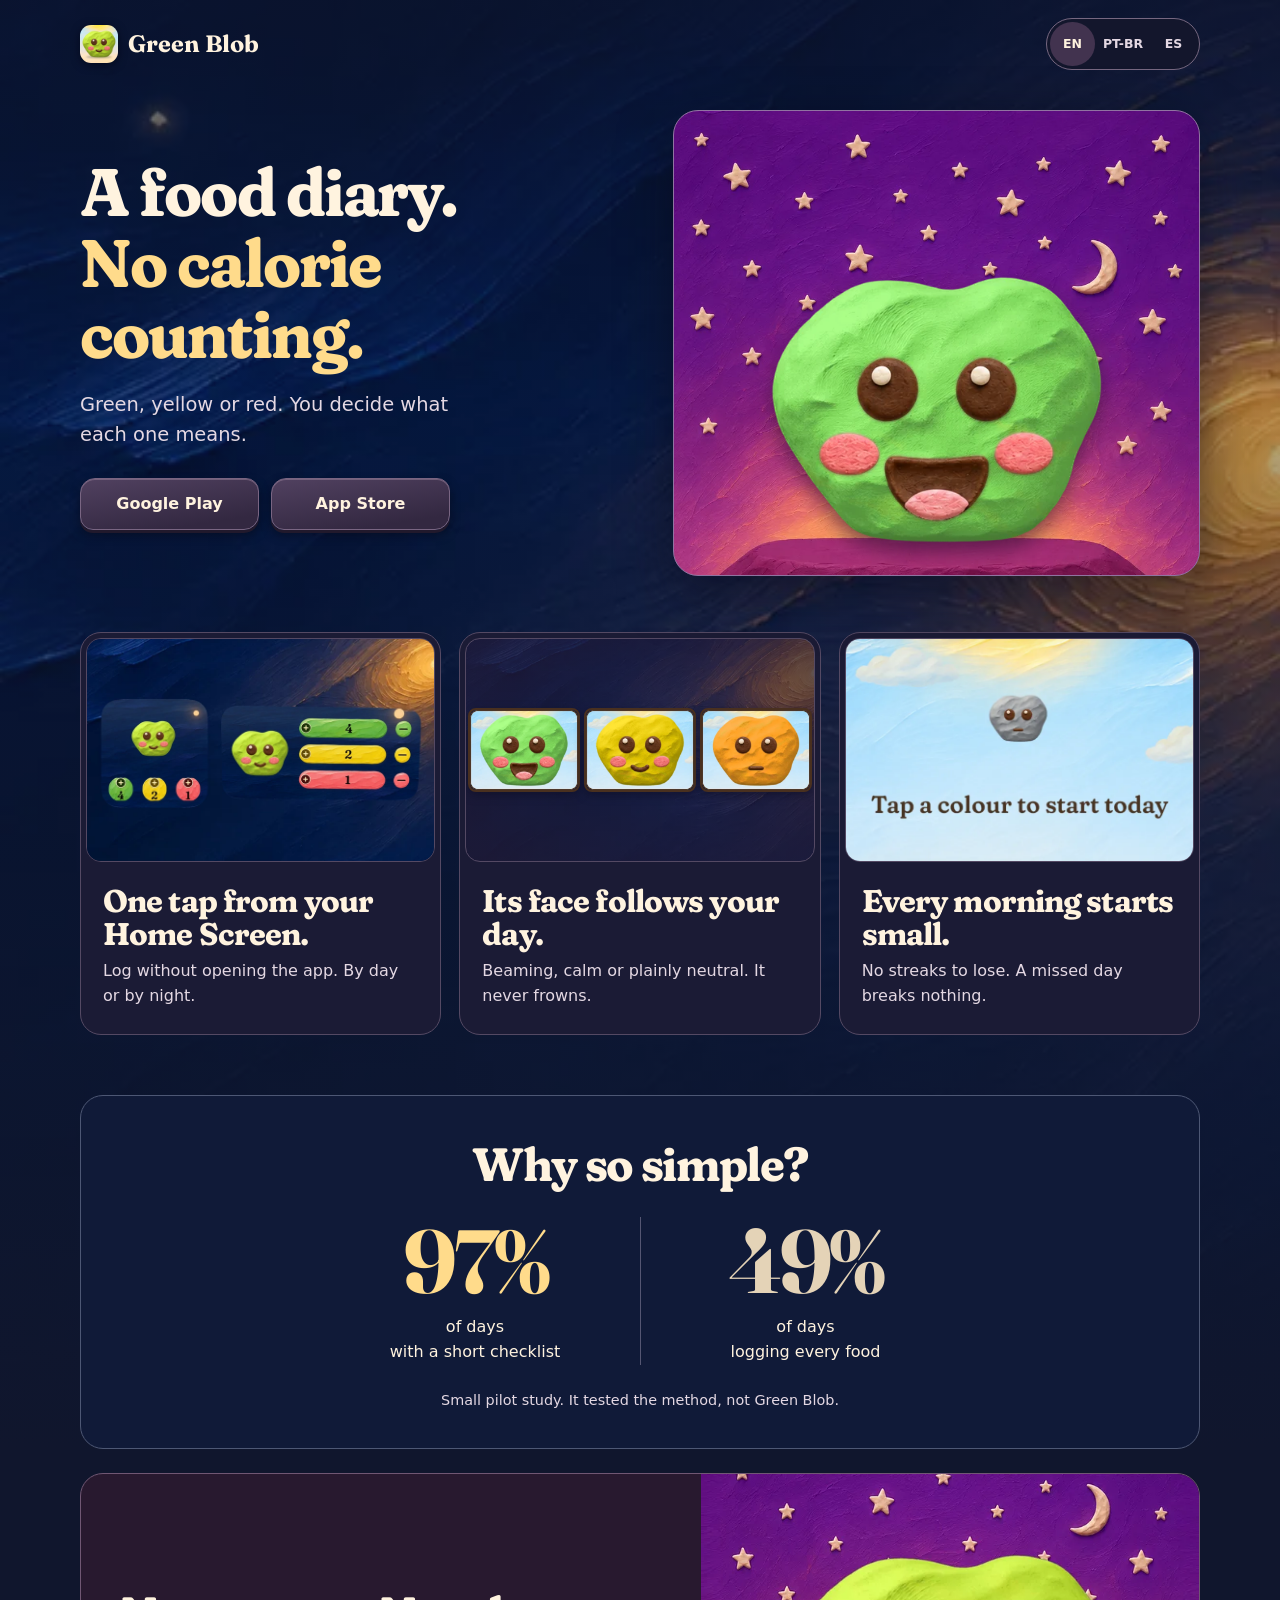
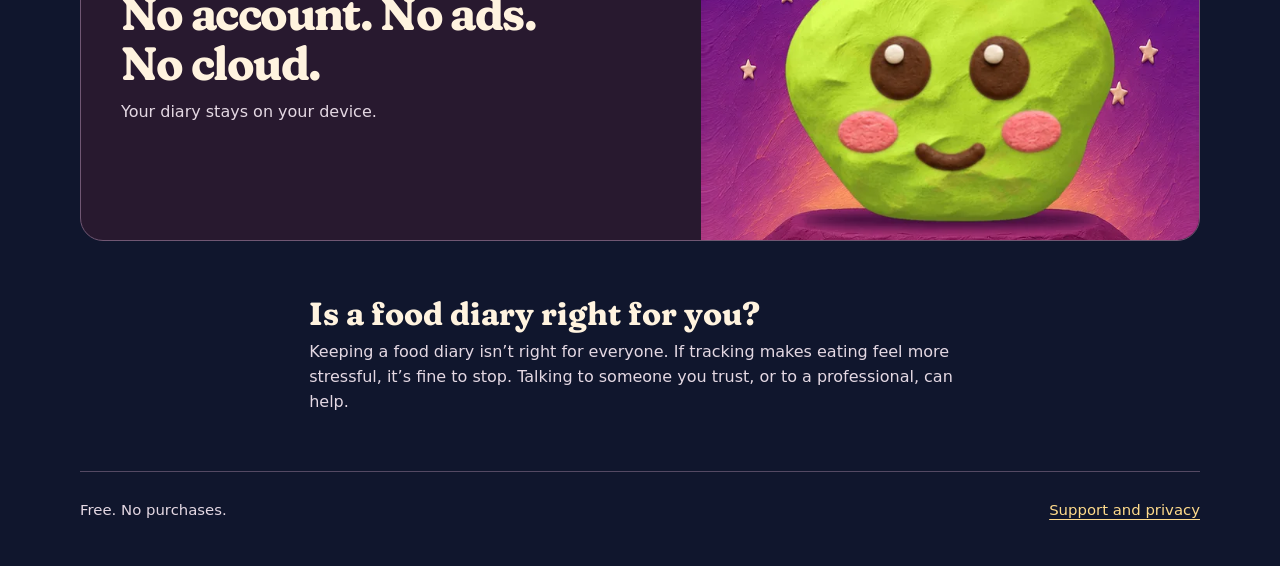
<file: index.html>
<!doctype html>
<html lang="en">
<head>
  <meta charset="utf-8">
  <meta name="viewport" content="width=device-width, initial-scale=1">
  <meta name="referrer" content="no-referrer">
  <meta http-equiv="Content-Security-Policy" content="default-src 'none'; img-src 'self' file:; style-src 'self' file:; font-src 'self' file:; script-src 'sha256-MCh0ktdC26t/RYdXaxCtiKWn7UQpT9gcxXB4SCseP8E='; base-uri 'none'; form-action 'none'">
  <meta name="theme-color" content="#10162d">
  <title>Green Blob: a one-tap food diary with no calorie counting</title>
  <meta name="description" content="A food diary. No calorie counting. Green, yellow or red. You decide what each one means.">
  <link rel="icon" type="image/png" href="./assets/icon.png">
  <link rel="stylesheet" href="./assets/site.css">
  <link rel="alternate" hreflang="en" href="https://s0673468.github.io/green-blob/index.html">
  <link rel="alternate" hreflang="pt-BR" href="https://s0673468.github.io/green-blob/pt-br/index.html">
  <link rel="alternate" hreflang="es-419" href="https://s0673468.github.io/green-blob/es/index.html">
  <link rel="alternate" hreflang="x-default" href="https://s0673468.github.io/green-blob/index.html">
  <link rel="canonical" href="https://s0673468.github.io/green-blob/index.html">
  <meta property="og:type" content="website">
  <meta property="og:site_name" content="Green Blob">
  <meta property="og:locale" content="en_US">
  <meta property="og:title" content="Green Blob: a one-tap food diary with no calorie counting">
  <meta property="og:description" content="A food diary. No calorie counting. Green, yellow or red. You decide what each one means.">
  <meta property="og:image" content="https://s0673468.github.io/green-blob/assets/social.jpg">
  <meta property="og:image:type" content="image/jpeg">
  <meta property="og:image:width" content="1200">
  <meta property="og:image:height" content="630">
  <meta property="og:image:alt" content="A food diary. No calorie counting.">
  <meta name="twitter:card" content="summary_large_image">
  <meta name="twitter:title" content="Green Blob: a one-tap food diary with no calorie counting">
  <meta name="twitter:description" content="A food diary. No calorie counting. Green, yellow or red. You decide what each one means.">
  <meta name="twitter:image" content="https://s0673468.github.io/green-blob/assets/social.jpg">
  <meta name="twitter:image:alt" content="A food diary. No calorie counting.">
</head>
<body>
  <header class="masthead shell">
    <p class="brand"><img src="./assets/icon.png" width="96" height="96" alt="">Green Blob</p>
    <nav class="languages" aria-label="Language">
      <a href="./index.html" hreflang="en" lang="en" aria-label="English" aria-current="page">EN</a>
      <a href="./pt-br/index.html" hreflang="pt-BR" lang="pt-BR" aria-label="Português (Brasil)">PT-BR</a>
      <a href="./es/index.html" hreflang="es-419" lang="es-419" aria-label="Español">ES</a>
    </nav>
  </header>
  <main class="shell">
    <section class="hero">
      <div class="hero-copy">
        <h1><span>A food diary.</span> <span>No calorie counting.</span></h1>
        <p>Green, yellow or red. You decide what each one means.</p>
        <div class="stores">
          <a class="store" href="https://play.google.com/store/apps/details?id=com.german.foodblob" rel="noreferrer">Google Play</a>
          <a class="store" href="https://apps.apple.com/app/id6796639165" rel="noreferrer" data-apple>App Store</a>
        </div>
      </div>
      <div class="hero-art"><img src="./assets/hero.webp" width="441" height="363" alt=""></div>
    </section>
    <div class="features">
      <section class="feature">
        <div class="feature-art"><img src="./assets/widget.webp" width="720" height="472" alt="" loading="lazy"></div>
        <div class="feature-copy">
          <h2>One tap from your Home Screen.</h2>
          <p>Log without opening the app. By day or by night.</p>
        </div>
      </section>
      <section class="feature">
        <div class="feature-art feature-faces">
          <img src="./assets/face-beaming.webp" width="360" height="265" alt="" loading="lazy">
          <img src="./assets/face-calm.webp" width="360" height="265" alt="" loading="lazy">
          <img src="./assets/face-neutral.webp" width="360" height="265" alt="" loading="lazy">
        </div>
        <div class="feature-copy">
          <h2>Its face follows your day.</h2>
          <p>Beaming, calm or plainly neutral. It never frowns.</p>
        </div>
      </section>
      <section class="feature">
        <div class="feature-art"><img src="./assets/morning-en-US.webp" width="720" height="461" alt="" loading="lazy"></div>
        <div class="feature-copy">
          <h2>Every morning starts small.</h2>
          <p>No streaks to lose. A missed day breaks nothing.</p>
        </div>
      </section>
    </div>
    <section class="study">
      <h2>Why so simple?</h2>
      <div class="figures">
        <p class="figure"><strong>97%</strong>
          <span>of days<br>with a short checklist</span></p>
        <p class="figure"><strong>49%</strong>
          <span>of days<br>logging every food</span></p>
      </div>
      <p class="footnote">Small pilot study. It tested the method, not <span class="keep">Green Blob</span>.</p>
    </section>
    <section class="privacy">
      <div class="privacy-copy">
        <h2><span>No account.</span> <span>No ads.</span> <span>No cloud.</span></h2>
        <p>Your diary stays on your device.</p>
      </div>
      <img src="./assets/privacy.webp" width="640" height="471" alt="" loading="lazy">
    </section>
    <section class="note">
      <h2>Is a food diary right <span class="keep">for you?</span></h2>
      <p>Keeping a food diary isn’t right for everyone. If tracking makes eating feel more stressful, it’s fine to stop. Talking to someone you trust, or to a professional, can help.</p>
    </section>
  </main>
  <footer class="footer shell">
    <p>Free. No purchases.</p>
    <a href="https://food-blob-support.s0673468.chatgpt.site/#support" rel="noreferrer">Support and privacy</a>
  </footer>
  <script>(() => {
  const touchMac = navigator.platform === 'MacIntel' && navigator.maxTouchPoints > 1;
  if (/iPhone|iPad|iPod/i.test(navigator.userAgent) || touchMac) {
    const stores = document.querySelector('.stores');
    stores.prepend(stores.querySelector('[data-apple]'));
  }
})();</script>
</body>
</html>
</file>
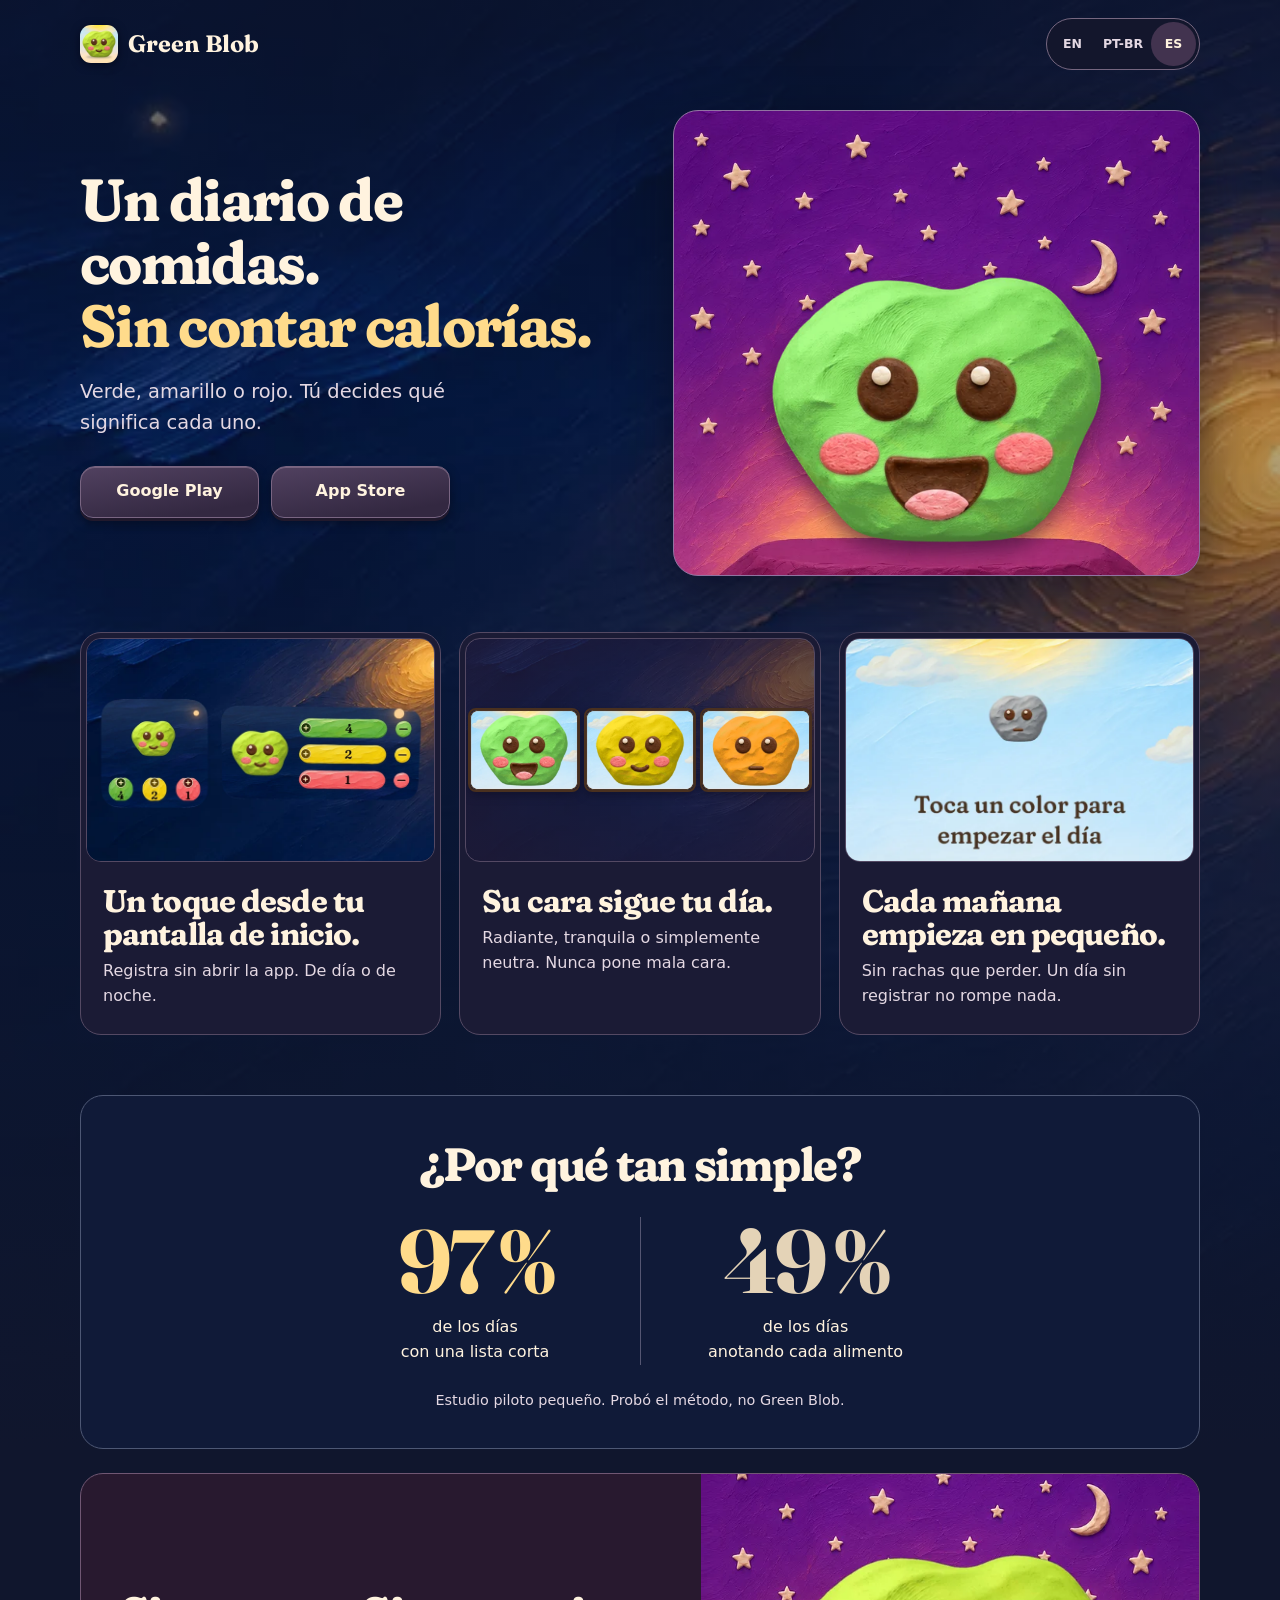
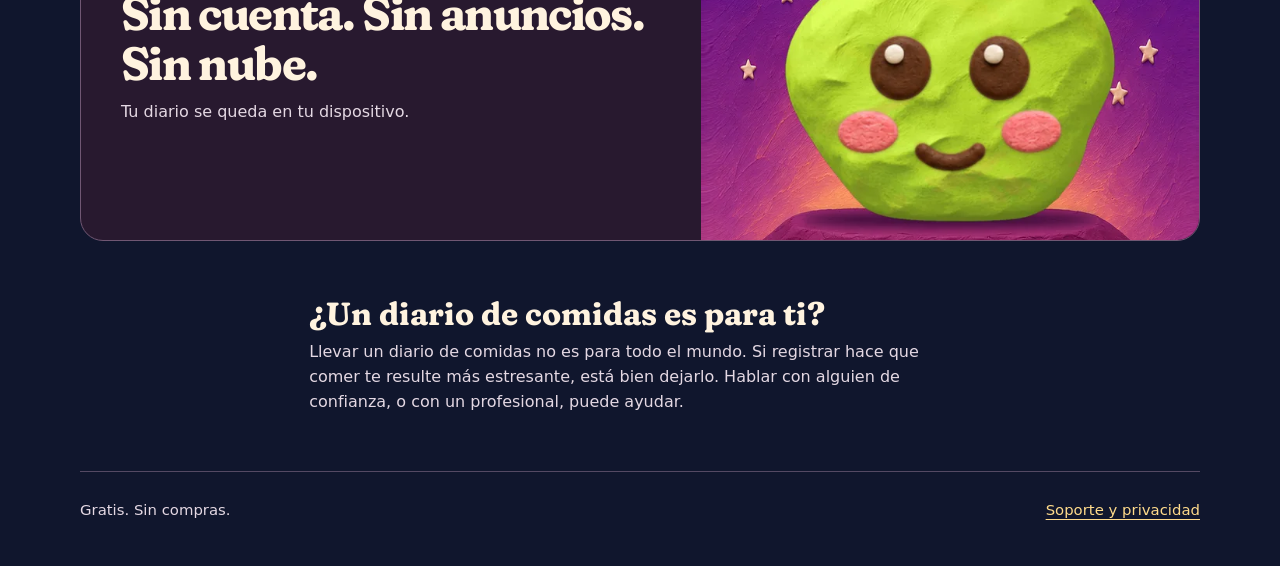
<file: es/index.html>
<!doctype html>
<html lang="es-419">
<head>
  <meta charset="utf-8">
  <meta name="viewport" content="width=device-width, initial-scale=1">
  <meta name="referrer" content="no-referrer">
  <meta http-equiv="Content-Security-Policy" content="default-src 'none'; img-src 'self' file:; style-src 'self' file:; font-src 'self' file:; script-src 'sha256-MCh0ktdC26t/RYdXaxCtiKWn7UQpT9gcxXB4SCseP8E='; base-uri 'none'; form-action 'none'">
  <meta name="theme-color" content="#10162d">
  <title>Green Blob: un diario de comidas de un toque, sin contar calorías</title>
  <meta name="description" content="Un diario de comidas. Sin contar calorías. Verde, amarillo o rojo. Tú decides qué significa cada uno.">
  <link rel="icon" type="image/png" href="../assets/icon.png">
  <link rel="stylesheet" href="../assets/site.css">
  <link rel="alternate" hreflang="en" href="https://s0673468.github.io/green-blob/index.html">
  <link rel="alternate" hreflang="pt-BR" href="https://s0673468.github.io/green-blob/pt-br/index.html">
  <link rel="alternate" hreflang="es-419" href="https://s0673468.github.io/green-blob/es/index.html">
  <link rel="alternate" hreflang="x-default" href="https://s0673468.github.io/green-blob/index.html">
  <link rel="canonical" href="https://s0673468.github.io/green-blob/es/index.html">
  <meta property="og:type" content="website">
  <meta property="og:site_name" content="Green Blob">
  <meta property="og:locale" content="es_MX">
  <meta property="og:title" content="Green Blob: un diario de comidas de un toque, sin contar calorías">
  <meta property="og:description" content="Un diario de comidas. Sin contar calorías. Verde, amarillo o rojo. Tú decides qué significa cada uno.">
  <meta property="og:image" content="https://s0673468.github.io/green-blob/assets/social.jpg">
  <meta property="og:image:type" content="image/jpeg">
  <meta property="og:image:width" content="1200">
  <meta property="og:image:height" content="630">
  <meta property="og:image:alt" content="A food diary. No calorie counting.">
  <meta name="twitter:card" content="summary_large_image">
  <meta name="twitter:title" content="Green Blob: un diario de comidas de un toque, sin contar calorías">
  <meta name="twitter:description" content="Un diario de comidas. Sin contar calorías. Verde, amarillo o rojo. Tú decides qué significa cada uno.">
  <meta name="twitter:image" content="https://s0673468.github.io/green-blob/assets/social.jpg">
  <meta name="twitter:image:alt" content="A food diary. No calorie counting.">
</head>
<body>
  <header class="masthead shell">
    <p class="brand"><img src="../assets/icon.png" width="96" height="96" alt="">Green Blob</p>
    <nav class="languages" aria-label="Idioma">
      <a href="../index.html" hreflang="en" lang="en" aria-label="English">EN</a>
      <a href="../pt-br/index.html" hreflang="pt-BR" lang="pt-BR" aria-label="Português (Brasil)">PT-BR</a>
      <a href="../es/index.html" hreflang="es-419" lang="es-419" aria-label="Español" aria-current="page">ES</a>
    </nav>
  </header>
  <main class="shell">
    <section class="hero">
      <div class="hero-copy">
        <h1><span>Un diario de comidas.</span> <span>Sin contar calorías.</span></h1>
        <p>Verde, amarillo o rojo. Tú decides qué significa cada uno.</p>
        <div class="stores">
          <a class="store" href="https://play.google.com/store/apps/details?id=com.german.foodblob" rel="noreferrer">Google Play</a>
          <a class="store" href="https://apps.apple.com/app/id6796639165" rel="noreferrer" data-apple>App Store</a>
        </div>
      </div>
      <div class="hero-art"><img src="../assets/hero.webp" width="441" height="363" alt=""></div>
    </section>
    <div class="features">
      <section class="feature">
        <div class="feature-art"><img src="../assets/widget.webp" width="720" height="472" alt="" loading="lazy"></div>
        <div class="feature-copy">
          <h2>Un toque desde tu pantalla de inicio.</h2>
          <p>Registra sin abrir la app. De día o de noche.</p>
        </div>
      </section>
      <section class="feature">
        <div class="feature-art feature-faces">
          <img src="../assets/face-beaming.webp" width="360" height="265" alt="" loading="lazy">
          <img src="../assets/face-calm.webp" width="360" height="265" alt="" loading="lazy">
          <img src="../assets/face-neutral.webp" width="360" height="265" alt="" loading="lazy">
        </div>
        <div class="feature-copy">
          <h2>Su cara sigue tu día.</h2>
          <p>Radiante, tranquila o simplemente neutra. Nunca pone mala cara.</p>
        </div>
      </section>
      <section class="feature">
        <div class="feature-art"><img src="../assets/morning-es-419.webp" width="720" height="461" alt="" loading="lazy"></div>
        <div class="feature-copy">
          <h2>Cada mañana empieza en pequeño.</h2>
          <p>Sin rachas que perder. Un día sin registrar no rompe nada.</p>
        </div>
      </section>
    </div>
    <section class="study">
      <h2>¿Por qué tan simple?</h2>
      <div class="figures">
        <p class="figure"><strong>97 %</strong>
          <span>de los días<br>con una lista corta</span></p>
        <p class="figure"><strong>49 %</strong>
          <span>de los días<br>anotando cada alimento</span></p>
      </div>
      <p class="footnote">Estudio piloto pequeño. Probó el método, no <span class="keep">Green Blob</span>.</p>
    </section>
    <section class="privacy">
      <div class="privacy-copy">
        <h2><span>Sin cuenta.</span> <span>Sin anuncios.</span> <span>Sin nube.</span></h2>
        <p>Tu diario se queda en tu dispositivo.</p>
      </div>
      <img src="../assets/privacy.webp" width="640" height="471" alt="" loading="lazy">
    </section>
    <section class="note">
      <h2>¿Un diario de comidas es <span class="keep">para ti?</span></h2>
      <p>Llevar un diario de comidas no es para todo el mundo. Si registrar hace que comer te resulte más estresante, está bien dejarlo. Hablar con alguien de confianza, o con un profesional, puede ayudar.</p>
    </section>
  </main>
  <footer class="footer shell">
    <p>Gratis. Sin compras.</p>
    <a href="https://food-blob-support.s0673468.chatgpt.site/#support" rel="noreferrer">Soporte y privacidad</a>
  </footer>
  <script>(() => {
  const touchMac = navigator.platform === 'MacIntel' && navigator.maxTouchPoints > 1;
  if (/iPhone|iPad|iPod/i.test(navigator.userAgent) || touchMac) {
    const stores = document.querySelector('.stores');
    stores.prepend(stores.querySelector('[data-apple]'));
  }
})();</script>
</body>
</html>
</file>
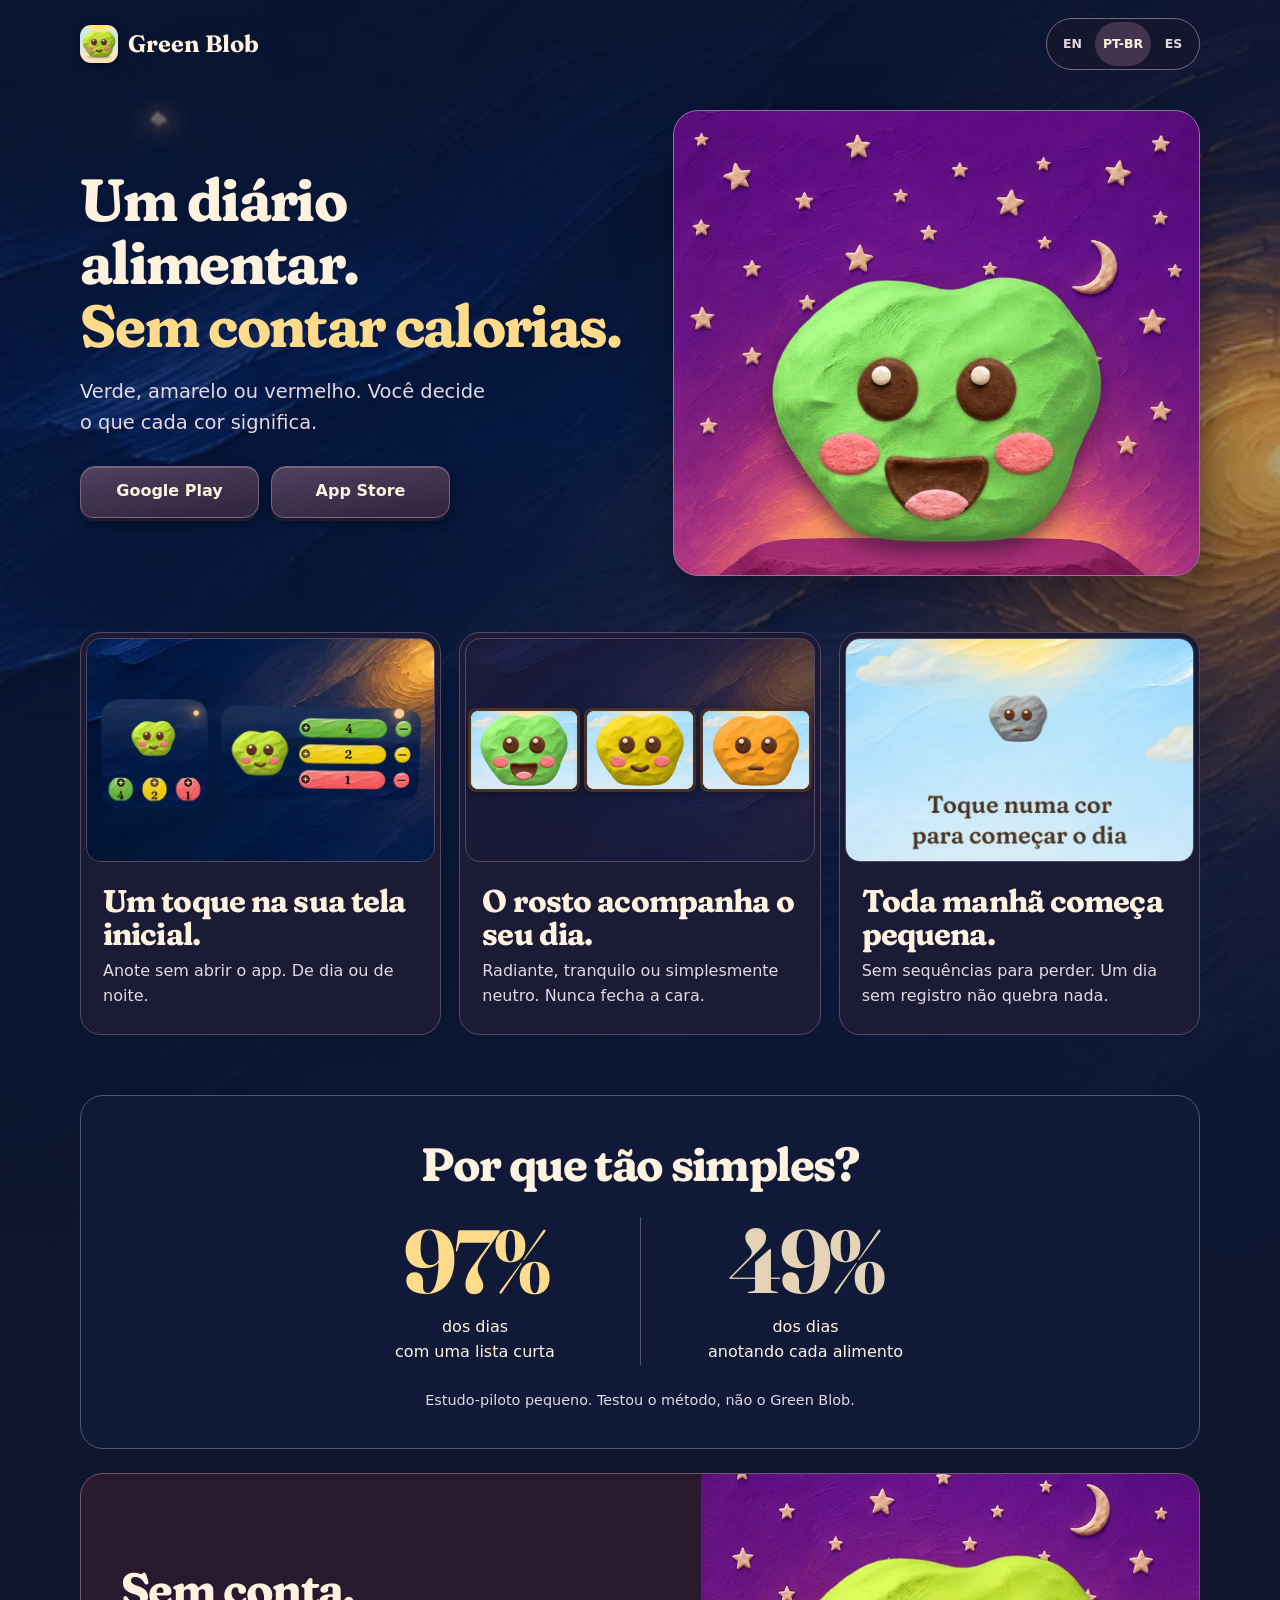
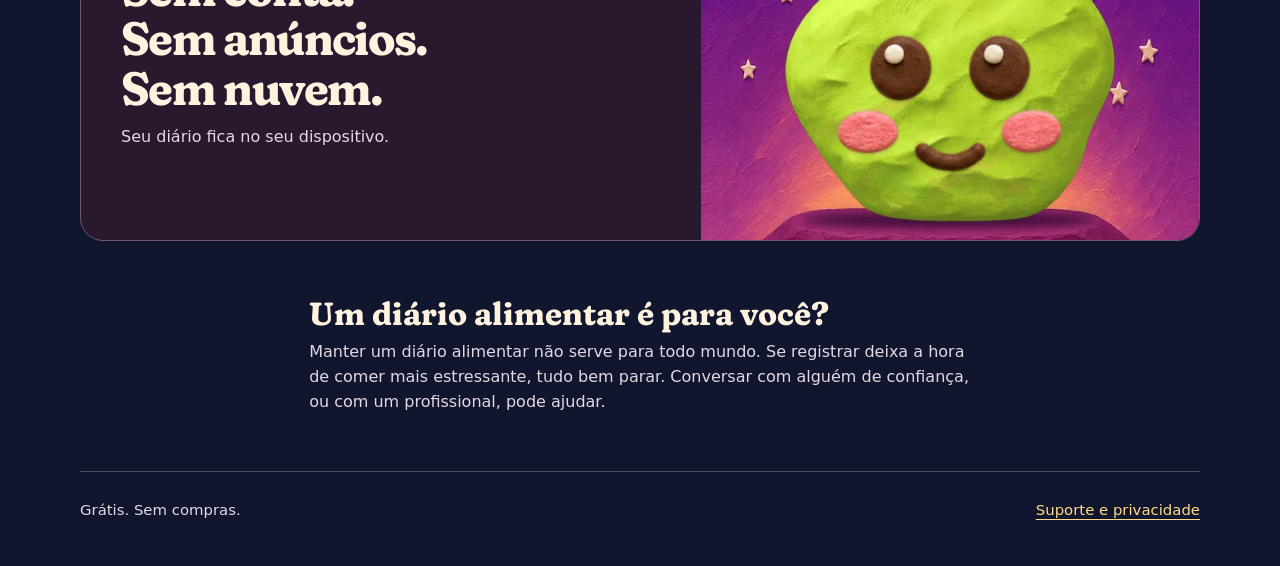
<file: pt-br/index.html>
<!doctype html>
<html lang="pt-BR">
<head>
  <meta charset="utf-8">
  <meta name="viewport" content="width=device-width, initial-scale=1">
  <meta name="referrer" content="no-referrer">
  <meta http-equiv="Content-Security-Policy" content="default-src 'none'; img-src 'self' file:; style-src 'self' file:; font-src 'self' file:; script-src 'sha256-MCh0ktdC26t/RYdXaxCtiKWn7UQpT9gcxXB4SCseP8E='; base-uri 'none'; form-action 'none'">
  <meta name="theme-color" content="#10162d">
  <title>Green Blob: um diário alimentar de um toque, sem contar calorias</title>
  <meta name="description" content="Um diário alimentar. Sem contar calorias. Verde, amarelo ou vermelho. Você decide o que cada cor significa.">
  <link rel="icon" type="image/png" href="../assets/icon.png">
  <link rel="stylesheet" href="../assets/site.css">
  <link rel="alternate" hreflang="en" href="https://s0673468.github.io/green-blob/index.html">
  <link rel="alternate" hreflang="pt-BR" href="https://s0673468.github.io/green-blob/pt-br/index.html">
  <link rel="alternate" hreflang="es-419" href="https://s0673468.github.io/green-blob/es/index.html">
  <link rel="alternate" hreflang="x-default" href="https://s0673468.github.io/green-blob/index.html">
  <link rel="canonical" href="https://s0673468.github.io/green-blob/pt-br/index.html">
  <meta property="og:type" content="website">
  <meta property="og:site_name" content="Green Blob">
  <meta property="og:locale" content="pt_BR">
  <meta property="og:title" content="Green Blob: um diário alimentar de um toque, sem contar calorias">
  <meta property="og:description" content="Um diário alimentar. Sem contar calorias. Verde, amarelo ou vermelho. Você decide o que cada cor significa.">
  <meta property="og:image" content="https://s0673468.github.io/green-blob/assets/social.jpg">
  <meta property="og:image:type" content="image/jpeg">
  <meta property="og:image:width" content="1200">
  <meta property="og:image:height" content="630">
  <meta property="og:image:alt" content="A food diary. No calorie counting.">
  <meta name="twitter:card" content="summary_large_image">
  <meta name="twitter:title" content="Green Blob: um diário alimentar de um toque, sem contar calorias">
  <meta name="twitter:description" content="Um diário alimentar. Sem contar calorias. Verde, amarelo ou vermelho. Você decide o que cada cor significa.">
  <meta name="twitter:image" content="https://s0673468.github.io/green-blob/assets/social.jpg">
  <meta name="twitter:image:alt" content="A food diary. No calorie counting.">
</head>
<body>
  <header class="masthead shell">
    <p class="brand"><img src="../assets/icon.png" width="96" height="96" alt="">Green Blob</p>
    <nav class="languages" aria-label="Idioma">
      <a href="../index.html" hreflang="en" lang="en" aria-label="English">EN</a>
      <a href="../pt-br/index.html" hreflang="pt-BR" lang="pt-BR" aria-label="Português (Brasil)" aria-current="page">PT-BR</a>
      <a href="../es/index.html" hreflang="es-419" lang="es-419" aria-label="Español">ES</a>
    </nav>
  </header>
  <main class="shell">
    <section class="hero">
      <div class="hero-copy">
        <h1><span>Um diário alimentar.</span> <span>Sem contar calorias.</span></h1>
        <p>Verde, amarelo ou vermelho. Você decide o que cada cor significa.</p>
        <div class="stores">
          <a class="store" href="https://play.google.com/store/apps/details?id=com.german.foodblob" rel="noreferrer">Google Play</a>
          <a class="store" href="https://apps.apple.com/app/id6796639165" rel="noreferrer" data-apple>App Store</a>
        </div>
      </div>
      <div class="hero-art"><img src="../assets/hero.webp" width="441" height="363" alt=""></div>
    </section>
    <div class="features">
      <section class="feature">
        <div class="feature-art"><img src="../assets/widget.webp" width="720" height="472" alt="" loading="lazy"></div>
        <div class="feature-copy">
          <h2>Um toque na sua tela inicial.</h2>
          <p>Anote sem abrir o app. De dia ou de noite.</p>
        </div>
      </section>
      <section class="feature">
        <div class="feature-art feature-faces">
          <img src="../assets/face-beaming.webp" width="360" height="265" alt="" loading="lazy">
          <img src="../assets/face-calm.webp" width="360" height="265" alt="" loading="lazy">
          <img src="../assets/face-neutral.webp" width="360" height="265" alt="" loading="lazy">
        </div>
        <div class="feature-copy">
          <h2>O rosto acompanha o seu dia.</h2>
          <p>Radiante, tranquilo ou simplesmente neutro. Nunca fecha a cara.</p>
        </div>
      </section>
      <section class="feature">
        <div class="feature-art"><img src="../assets/morning-pt-BR.webp" width="720" height="461" alt="" loading="lazy"></div>
        <div class="feature-copy">
          <h2>Toda manhã começa pequena.</h2>
          <p>Sem sequências para perder. Um dia sem registro não quebra nada.</p>
        </div>
      </section>
    </div>
    <section class="study">
      <h2>Por que tão simples?</h2>
      <div class="figures">
        <p class="figure"><strong>97%</strong>
          <span>dos dias<br>com uma lista curta</span></p>
        <p class="figure"><strong>49%</strong>
          <span>dos dias<br>anotando cada alimento</span></p>
      </div>
      <p class="footnote">Estudo-piloto pequeno. Testou o método, não o <span class="keep">Green Blob</span>.</p>
    </section>
    <section class="privacy">
      <div class="privacy-copy">
        <h2><span>Sem conta.</span> <span>Sem anúncios.</span> <span>Sem nuvem.</span></h2>
        <p>Seu diário fica no seu dispositivo.</p>
      </div>
      <img src="../assets/privacy.webp" width="640" height="471" alt="" loading="lazy">
    </section>
    <section class="note">
      <h2>Um diário alimentar é <span class="keep">para você?</span></h2>
      <p>Manter um diário alimentar não serve para todo mundo. Se registrar deixa a hora de comer mais estressante, tudo bem parar. Conversar com alguém de confiança, ou com um profissional, pode ajudar.</p>
    </section>
  </main>
  <footer class="footer shell">
    <p>Grátis. Sem compras.</p>
    <a href="https://food-blob-support.s0673468.chatgpt.site/#support" rel="noreferrer">Suporte e privacidade</a>
  </footer>
  <script>(() => {
  const touchMac = navigator.platform === 'MacIntel' && navigator.maxTouchPoints > 1;
  if (/iPhone|iPad|iPod/i.test(navigator.userAgent) || touchMac) {
    const stores = document.querySelector('.stores');
    stores.prepend(stores.querySelector('[data-apple]'));
  }
})();</script>
</body>
</html>
</file>
<file: assets/site.css>
@font-face {
  font-family: Fraunces;
  src: url("fraunces-latin.woff2") format("woff2");
  font-weight: 100 900;
  font-style: normal;
  font-display: swap;
}

:root {
  color-scheme: dark;
  --ink: #fff3df;
  --muted: #e4d8e3;
  --gold: #ffdb8b;
  --ground: #10162d;
  --edge: #544963;
  --serif: Fraunces, Georgia, serif;
  --sans: system-ui, -apple-system, BlinkMacSystemFont, "Segoe UI", sans-serif;
}

* { box-sizing: border-box; }
body {
  margin: 0;
  color: var(--ink);
  background: linear-gradient(180deg, #0c132bc4, #0c132d48 400px, var(--ground) 1450px),
    var(--ground) url("paint.webp") center top / max(100%, 1240px) auto no-repeat;
  font: 1rem/1.55 var(--sans);
  -webkit-text-size-adjust: 100%;
}

img { display: block; max-width: 100%; height: auto; }
a { color: inherit; text-underline-offset: .24em; }
a:focus-visible { outline: 2px solid var(--gold); outline-offset: 4px; }
h1, h2, p { margin: 0; }
h1, h2 { font-family: var(--serif); font-weight: 700; line-height: 1.06; text-wrap: balance; }
p { color: var(--muted); }
h1, h2, .brand, .figure strong { font-variation-settings: "SOFT" 100, "WONK" 0; }
.keep { white-space: nowrap; }
.shell { width: min(1120px, calc(100% - 52px)); margin-inline: auto; }

.masthead {
  min-height: 88px;
  display: flex;
  align-items: center;
  justify-content: space-between;
  gap: 12px;
}
.brand {
  display: flex;
  align-items: center;
  gap: 10px;
  color: var(--ink);
  font: 700 1.48rem/1.1 var(--serif);
}
.brand img {
  width: 38px;
  height: 38px;
  border-radius: 11px;
  box-shadow: 0 2px 8px #020511a0;
}
.languages {
  display: flex;
  padding: 3px;
  border-radius: 999px;
  border: 1px solid #766780;
  background: #13162c;
}
.languages a {
  display: grid;
  place-items: center;
  min-inline-size: 45px;
  min-block-size: 44px;
  padding-inline: 8px;
  border-radius: inherit;
  color: var(--muted);
  font-size: .78rem;
  font-weight: 700;
  text-decoration: none;
}
.languages a[aria-current], .languages a:hover { background: #42334f; color: var(--ink); }

.hero {
  display: grid;
  grid-template-columns: 1.03fr 1fr;
  align-items: center;
  gap: clamp(24px, 4vw, 62px);
  margin-block: 22px 56px;
}
.hero h1 {
  font-size: clamp(2.75rem, 5.25vw, 4.6rem);
  letter-spacing: -.028em;
  text-wrap: unset;
}
.hero h1 span { display: block; }
.hero h1 span + span { color: var(--gold); }
:lang(pt-BR) .hero h1, :lang(es) .hero h1 { font-size: clamp(2.65rem, 4.65vw, 4.05rem); }
.hero p { max-width: 34ch; margin-top: 20px; font-size: clamp(1.02rem, 1.52vw, 1.22rem); }

.stores {
  display: grid;
  grid-template-columns: repeat(2, minmax(0, 1fr));
  gap: 12px;
  max-width: 370px;
  margin-top: 28px;
}
.store {
  display: grid;
  place-items: center;
  min-height: 52px;
  border: 1px solid #796582;
  border-radius: 15px 13px 15px 13px;
  color: var(--ink);
  background: linear-gradient(171deg, #514160, #332841 82%);
  box-shadow: inset 0 1px #a38aa178, 0 3px 0 #21192c, 0 5px 10px #05071480;
  font-weight: 700;
  text-decoration: none;
}
.store:hover, .store:focus-visible { background: #584368; }

.hero-art {
  position: relative;
  isolation: isolate;
  display: grid;
  place-items: center;
  aspect-ratio: 1.13;
  overflow: hidden;
  border-radius: 25px;
  border: 1px solid #9073a1;
  background: #492455 url("violet.webp") center bottom / cover no-repeat;
  box-shadow: 0 18px 52px #08081988;
}
.hero-art img {
  position: absolute;
  width: 68%;
  bottom: 4%;
  filter: drop-shadow(0 10px 10px #350f36a0);
}

.features {
  display: grid;
  grid-template-columns: repeat(3, minmax(0, 1fr));
  gap: 18px;
  margin-bottom: 60px;
}
.feature {
  overflow: hidden;
  border: 1px solid var(--edge);
  border-radius: 21px;
  background: #1b1b35;
}
.feature-art {
  display: grid;
  place-items: center;
  aspect-ratio: 1.56;
  overflow: hidden;
  margin: 5px 5px 0;
  border: 1px solid var(--edge);
  border-radius: 15px;
}
.feature-art > img { width: 100%; height: 100%; object-fit: cover; }
.feature-faces {
  --face-gap: 4px;
  display: flex;
  justify-content: center;
  align-content: center;
  align-items: center;
  gap: var(--face-gap);
  padding: 2px;
  background: radial-gradient(ellipse at center, #33244855, #241b37bc 90%),
    #25243f url("paint.webp") center 40% / cover;
}
.feature-faces > img {
  flex: none;
  width: calc((100% - 2 * var(--face-gap)) / 3);
  height: auto;
  border: 2px solid #49301f;
  border-radius: 7% / 9.5%;
  filter: drop-shadow(0 3px 5px #0d0d24a0);
}
.feature-copy { padding: 22px 22px 25px; }
.feature h2 { font-size: clamp(1.62rem, 2.45vw, 2.1rem); letter-spacing: -.028em; text-wrap: unset; }
.feature p { margin-top: 9px; }

.study {
  padding: 44px 24px 37px;
  text-align: center;
  background: #101a38;
  border: 1px solid #4d5774;
  border-radius: 23px;
}
.study h2, .privacy h2 { font-size: clamp(2rem, 3.65vw, 3.2rem); letter-spacing: -.035em; }
.figures {
  display: grid;
  grid-template-columns: repeat(2, minmax(0, 1fr));
  width: min(660px, 100%);
  margin: 28px auto 24px;
}
.figure { padding: 0 17px; }
.figure + .figure { border-left: 1px solid #555672; }
.figure strong {
  display: block;
  font: 700 clamp(2.85rem, 7vw, 6.15rem)/.98 var(--serif);
  letter-spacing: -.045em;
  color: var(--gold);
  white-space: nowrap;
}
.figure + .figure strong { color: #e4d3b7; }
.figure span { display: block; margin-top: 10px; color: var(--ink); }
.study .footnote { font-size: .9rem; }

.privacy {
  display: grid;
  grid-template-columns: 1.2fr 1fr;
  align-items: center;
  gap: 22px;
  margin-top: 24px;
  overflow: hidden;
  border-radius: 23px;
  border: 1px solid #705773;
  background: #28192f;
}
.privacy-copy { padding: 30px 20px 30px 40px; }
.privacy h2 { text-wrap: unset; }
.privacy h2 span { display: inline-block; }
.privacy p { margin-top: 12px; }
.privacy img { width: 100%; aspect-ratio: 1.36; object-fit: cover; }

.note { max-width: 65ch; margin: 56px auto; }
.note h2 { font-size: clamp(1.55rem, 2.6vw, 2rem); text-wrap: balance; }
.note p { margin-top: 9px; }
.footer {
  display: flex;
  justify-content: space-between;
  align-items: center;
  flex-wrap: wrap;
  gap: 0 18px;
  min-height: 79px;
  margin-bottom: 16px;
  border-top: 1px solid var(--edge);
  font-size: .93rem;
}
.footer a { display: inline-flex; align-items: center; min-height: 44px; color: var(--gold); }

@media (max-width: 850px) {
  .shell { width: min(560px, calc(100% - 36px)); }
  .masthead { min-height: 69px; }
  .hero { grid-template-columns: minmax(0, 1fr); gap: 25px; margin-block: 25px 34px; }
  .hero h1 { font-size: clamp(2.65rem, 9vw, 4.1rem); }
  :lang(pt-BR) .hero h1, :lang(es) .hero h1 { font-size: clamp(2.45rem, 8vw, 3.65rem); }
  .hero p { margin-top: 13px; }
  .stores { margin-top: 21px; }
  .hero-art { aspect-ratio: 1.26; }
  body {
    background-image: linear-gradient(180deg, #0c132be0, #0c132d65 330px, var(--ground) 710px),
      url("paint.webp");
    background-position: center top, center -214px;
    background-size: auto, max(720px, 100%) auto;
  }
  .hero-art img { width: 66%; bottom: 4%; }
  .feature-faces {
    aspect-ratio: auto;
    flex-wrap: wrap;
    padding: 14px;
  }
  .feature-faces > img { width: max(100px, calc((100% - 2 * var(--face-gap)) / 3)); }
  .features { grid-template-columns: minmax(0, 1fr); gap: 16px; margin-bottom: 36px; }
  .feature-copy { padding: 18px 18px 21px; }
  .study { padding: 30px 12px 28px; }
  .figures { margin-block: 23px 21px; }
  .figure { padding-inline: 6px; }
  .figure span { font-size: .92rem; }
  .privacy { grid-template-columns: minmax(0, 1fr); gap: 0; margin-top: 18px; }
  .privacy-copy { padding: 25px 18px 21px; }

  .note { margin-block: 33px; }
  .footer { padding-top: 8px; margin-bottom: 8px; }
}

@media (max-width: 355px) {
  .shell { width: calc(100% - 28px); }
  .brand { gap: 6px; font-size: 1.16rem; }
  .brand img { width: 32px; height: 32px; }
  .languages a { min-inline-size: 41px; padding-inline: 6px; }
}

@media (forced-colors: active) {
  .languages a[aria-current] { outline: 1px solid; }
}
</file>
